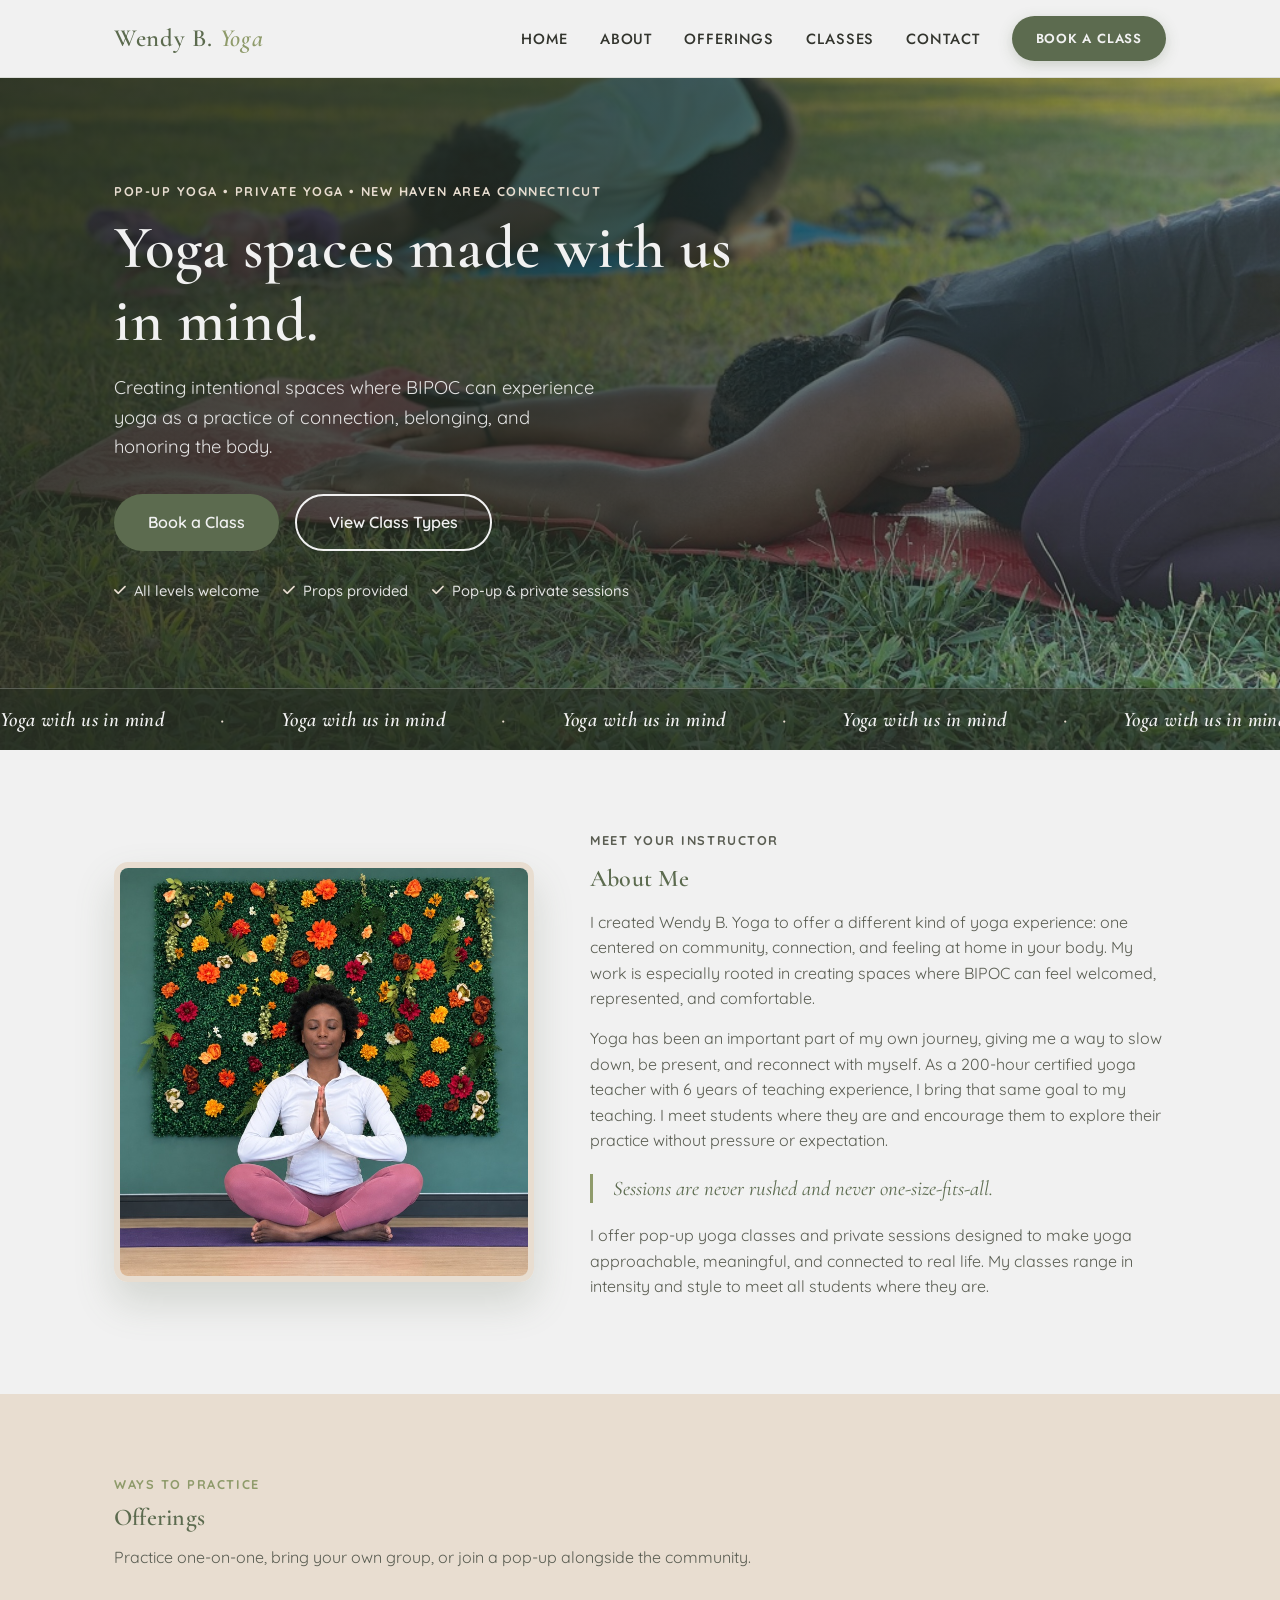
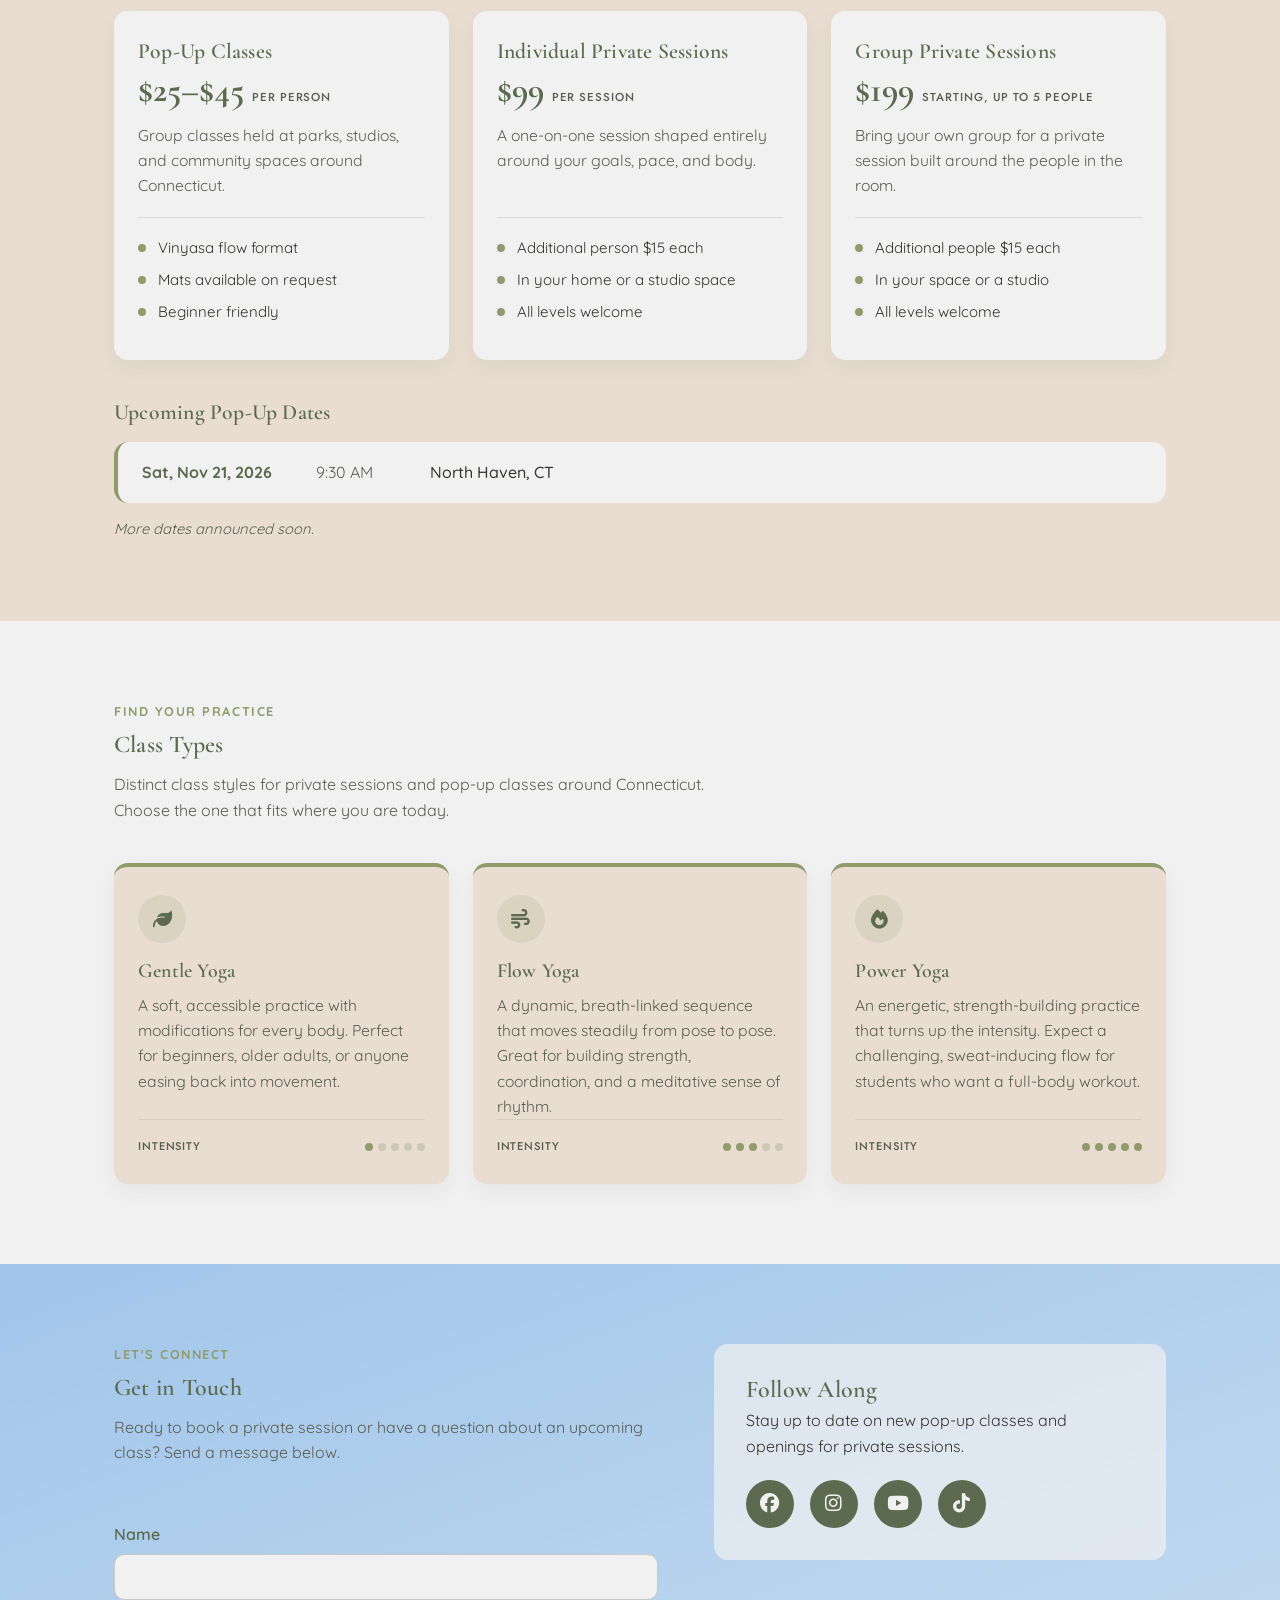
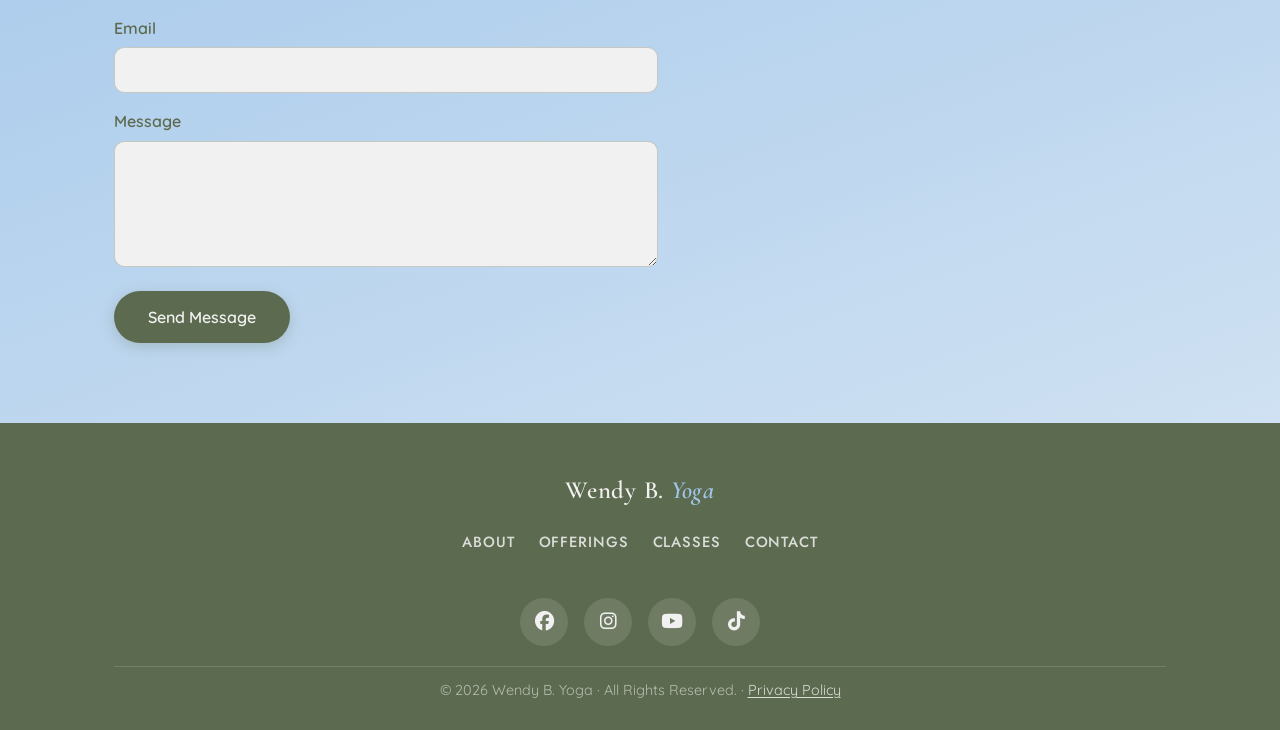
<file: index.html>
<!DOCTYPE html>
<html lang="en">
<head>
  <meta charset="UTF-8">
  <meta name="viewport" content="width=device-width, initial-scale=1.0">

  <!-- ===== SEO: Title & meta description ===== -->
  <title>Wendy B. Yoga | Yoga Spaces Made With Us in Mind &mdash; Connecticut</title>
  <meta name="description" content="Wendy Bien-Aime creates intentional yoga spaces where BIPOC feel welcomed and at home in their bodies. Private sessions and pop-up classes across Connecticut, all levels welcome.">
  <meta name="keywords" content="yoga Connecticut, BIPOC yoga, private yoga sessions, pop-up yoga classes, flow yoga, power yoga, gentle yoga, yoga instructor CT">
  <link rel="canonical" href="https://wendybyogact.com/">

  <!-- ===== Open Graph tags for social sharing previews ===== -->
  <meta property="og:type" content="website">
  <meta property="og:title" content="Wendy B. Yoga | Yoga Spaces Made With Us in Mind">
  <meta property="og:description" content="Intentional yoga spaces centered on community, connection, and belonging. Private sessions and pop-up classes across Connecticut with Wendy Bien-Aime.">
  <meta property="og:image" content="https://wendybyogact.com/images/og-image.jpg">
  <meta property="og:image:width" content="800">
  <meta property="og:image:height" content="420">
  <meta property="og:url" content="https://wendybyogact.com/">

  <!-- ===== Favicon (SVG primary, PNG fallbacks) ===== -->
  <link rel="icon" href="favicon.svg" type="image/svg+xml">
  <link rel="icon" href="favicon-32.png" sizes="32x32" type="image/png">
  <link rel="icon" href="favicon-16.png" sizes="16x16" type="image/png">
  <link rel="apple-touch-icon" href="apple-touch-icon.png">

  <!-- Google Fonts: rounded/soft serif for headings, clean sans-serif for body -->
  <link rel="preconnect" href="https://fonts.googleapis.com">
  <link rel="preconnect" href="https://fonts.gstatic.com" crossorigin>
  <link href="https://fonts.googleapis.com/css2?family=Cormorant+Garamond:ital,wght@0,500;0,600;0,700;1,500;1,600&family=Jost:wght@400;500;600&family=Quicksand:wght@400;500;600;700&display=swap" rel="stylesheet">

  <!-- Font Awesome (for social icons in Contact section) -->
  <link rel="stylesheet" href="https://cdnjs.cloudflare.com/ajax/libs/font-awesome/6.5.2/css/all.min.css" integrity="sha512-SnH5WK+bZxgPHs44uWIX+LLJAJ9/2PkPKZ5QiAj6Ta86w+fsb2TkcmfRyVX3pBnMFcV7oQPJkl9QevSCWr3W6A==" crossorigin="anonymous" referrerpolicy="no-referrer">

  <link rel="stylesheet" href="styles.css">

  <!--
    ============================================================
    STRUCTURED DATA (JSON-LD)
    ------------------------------------------------------------
    Tells Google what this business is, who runs it, where it
    serves, and what it costs. Keep this in sync with the
    Offerings section whenever pricing changes.

    Deliberately omitted: street address and telephone (this is a
    service-area business with no fixed premises) and any review
    or rating data (never publish ratings that aren't real).
    Add "address" and "telephone" here if that changes.
    ============================================================
  -->
  <script type="application/ld+json">
  {
    "@context": "https://schema.org",
    "@type": "LocalBusiness",
    "@id": "https://wendybyogact.com/#business",
    "name": "Wendy B. Yoga",
    "description": "Intentional yoga spaces centered on community, connection, and belonging. Private sessions and pop-up classes across Connecticut.",
    "url": "https://wendybyogact.com/",
    "image": "https://wendybyogact.com/images/wendy-yoga-5.jpg",
    "founder": {
      "@type": "Person",
      "name": "Wendy Bien-Aime",
      "jobTitle": "Yoga Instructor",
      "description": "200-hour certified yoga teacher with 6 years of teaching experience."
    },
    "areaServed": {
      "@type": "State",
      "name": "Connecticut"
    },
    "priceRange": "$25-$199",
    "sameAs": [
      "https://www.instagram.com/wendybyogact",
      "https://www.facebook.com/wendybyogact",
      "https://www.youtube.com/@WendyBYoga",
      "https://www.tiktok.com/@wendybyogact"
    ],
    "hasOfferCatalog": {
      "@type": "OfferCatalog",
      "name": "Yoga Offerings",
      "itemListElement": [
        {
          "@type": "Offer",
          "itemOffered": {
            "@type": "Service",
            "name": "Pop-Up Classes",
            "description": "Group classes held at parks, studios, and community spaces around Connecticut."
          },
          "priceSpecification": {
            "@type": "PriceSpecification",
            "minPrice": 25,
            "maxPrice": 45,
            "priceCurrency": "USD"
          }
        },
        {
          "@type": "Offer",
          "itemOffered": {
            "@type": "Service",
            "name": "Individual Private Sessions",
            "description": "A one-on-one session shaped entirely around your goals, pace, and body."
          },
          "price": 99,
          "priceCurrency": "USD"
        },
        {
          "@type": "Offer",
          "itemOffered": {
            "@type": "Service",
            "name": "Group Private Sessions",
            "description": "A private session for your own group, starting at up to 5 people."
          },
          "price": 199,
          "priceCurrency": "USD"
        }
      ]
    }
  }
  </script>
</head>
<body>

  <!-- ===================== HEADER / NAV ===================== -->
  <header class="site-header">
    <div class="container header-inner">
      <a href="#home" class="wordmark">Wendy B. <span>Yoga</span></a>

      <button class="nav-toggle" id="navToggle" aria-label="Toggle navigation menu" aria-expanded="false" aria-controls="primaryNav">
        <span></span>
        <span></span>
        <span></span>
      </button>

      <nav class="primary-nav" id="primaryNav">
        <ul>
          <li><a href="#home" class="nav-link">Home</a></li>
          <li><a href="#about" class="nav-link">About</a></li>
          <li><a href="#offerings" class="nav-link">Offerings</a></li>
          <li><a href="#classes" class="nav-link">Classes</a></li>
          <li><a href="#contact" class="nav-link">Contact</a></li>
          <li class="nav-cta-item"><a href="https://square.link/u/ssWgws8o" class="btn btn-primary nav-cta" target="_blank" rel="noopener noreferrer">Book a Class</a></li>
        </ul>
      </nav>
    </div>
  </header>

  <main>

    <!-- ===================== HERO / HOME ===================== -->
    <section id="home" class="hero">
      <div class="hero-bg" aria-hidden="true"></div>
      <div class="container hero-inner">
        <div class="hero-text">
          <p class="eyebrow">Pop-Up Yoga &bull; Private Yoga &bull; New Haven Area Connecticut</p>
          <h1>Yoga spaces made with us in mind.</h1>
          <p class="tagline">Creating intentional spaces where BIPOC can experience yoga as a practice of connection, belonging, and honoring the body.</p>
          <div class="hero-actions">
            <a href="https://square.link/u/ssWgws8o" class="btn btn-primary" target="_blank" rel="noopener noreferrer">Book a Class</a>
            <a href="#classes" class="btn btn-outline">View Class Types</a>
          </div>
          <ul class="hero-features">
            <li><i class="fa-solid fa-check"></i> All levels welcome</li>
            <li><i class="fa-solid fa-check"></i> Props provided</li>
            <li><i class="fa-solid fa-check"></i> Pop-up &amp; private sessions</li>
          </ul>
        </div>
      </div>

      <!--
        Scrolling marquee. The phrase repeats 8 times: the track is two
        identical halves and the animation shifts it by exactly -50%, so
        the loop has no visible seam. Only the first copy is read by
        screen readers; the rest are aria-hidden duplicates.
      -->
      <div class="hero-marquee">
        <div class="hero-marquee-track">
          <span class="hero-marquee-item">Yoga with us in mind</span>
          <span class="hero-marquee-item" aria-hidden="true">Yoga with us in mind</span>
          <span class="hero-marquee-item" aria-hidden="true">Yoga with us in mind</span>
          <span class="hero-marquee-item" aria-hidden="true">Yoga with us in mind</span>
          <span class="hero-marquee-item" aria-hidden="true">Yoga with us in mind</span>
          <span class="hero-marquee-item" aria-hidden="true">Yoga with us in mind</span>
          <span class="hero-marquee-item" aria-hidden="true">Yoga with us in mind</span>
          <span class="hero-marquee-item" aria-hidden="true">Yoga with us in mind</span>
        </div>
      </div>
    </section>

    <!-- ===================== ABOUT ===================== -->
    <section id="about" class="about">
      <div class="container about-inner reveal">
        <div class="about-image">
          <img src="images/wendy-yoga-5.jpg" alt="Wendy Bien-Aime seated in a meditative pose in front of a floral wall" width="800" height="800" loading="lazy">
        </div>
        <div class="about-text">
          <p class="eyebrow">Meet Your Instructor</p>
          <h2>About Me</h2>
          <p>I created Wendy B. Yoga to offer a different kind of yoga experience: one centered on community, connection, and feeling at home in your body. My work is especially rooted in creating spaces where BIPOC can feel welcomed, represented, and comfortable.</p>
          <p>Yoga has been an important part of my own journey, giving me a way to slow down, be present, and reconnect with myself. As a 200-hour certified yoga teacher with 6 years of teaching experience, I bring that same goal to my teaching. I meet students where they are and encourage them to explore their practice without pressure or expectation.</p>
          <blockquote class="pull-quote">Sessions are never rushed and never one-size-fits-all.</blockquote>
          <p>I offer pop-up yoga classes and private sessions designed to make yoga approachable, meaningful, and connected to real life. My classes range in intensity and style to meet all students where they are. </p>
        </div>
      </div>
    </section>

    <!-- ===================== OFFERINGS ===================== -->
    <section id="offerings" class="offerings">
      <div class="container">
        <p class="eyebrow">Ways to Practice</p>
        <h2>Offerings</h2>
        <p class="section-intro">Practice one-on-one, bring your own group, or join a pop-up alongside the community.</p>

        <!--
          ============================================================
          HOW TO UPDATE THE OFFERINGS
          ============================================================
          Each offering is one <article class="offering-card"> below.
          For each one, edit:
            1. h3                - the offering name
            2. offering-price    - the number (drop the <span> if the
                                   price is "Varies" or similar)
            3. offering-unit     - "per session", "per person", etc.
            4. offering-desc     - a sentence or two of description
            5. offering-list     - the bullet points; add or delete
                                   <li> lines freely

          To add a 4th offering: copy a whole <article>...</article>
          block. To remove one: delete its entire block. The grid
          re-flows on its own, no CSS changes needed.
          ============================================================
        -->
        <div class="offering-grid reveal">

          <article class="offering-card">
            <h3>Pop-Up Classes</h3>
            <p class="offering-price">$<span>25&ndash;$45</span> <span class="offering-unit">per person</span></p>
            <p class="offering-desc">Group classes held at parks, studios, and community spaces around Connecticut.</p>
            <ul class="offering-list">
              <li>Vinyasa flow format</li>
              <li>Mats available on request</li>
              <li>Beginner friendly</li>
            </ul>
          </article>

          <article class="offering-card">
            <h3>Individual Private Sessions</h3>
            <p class="offering-price">$<span>99</span> <span class="offering-unit">per session</span></p>
            <p class="offering-desc">A one-on-one session shaped entirely around your goals, pace, and body.</p>
            <ul class="offering-list">
              <li>Additional person $15 each</li>
              <li>In your home or a studio space</li>
              <li>All levels welcome</li>
            </ul>
          </article>

          <article class="offering-card">
            <h3>Group Private Sessions</h3>
            <p class="offering-price">$<span>199</span> <span class="offering-unit">starting, up to 5 people</span></p>
            <p class="offering-desc">Bring your own group for a private session built around the people in the room.</p>
            <ul class="offering-list">
              <li>Additional people $15 each</li>
              <li>In your space or a studio</li>
              <li>All levels welcome</li>
            </ul>
          </article>

        </div>

        <!--
          ============================================================
          HOW TO UPDATE THE POP-UP DATES
          ============================================================
          Each date is one <li class="popup-item"> block below.
          To add a date: copy an existing <li>...</li> block, paste it
          in the list, and edit the date, time, and location text.
          To remove a date: delete its entire <li>...</li> block.
          If no dates are scheduled, delete the whole
          <div class="popup-dates"> block and the heading with it.
          ============================================================
        -->
        <div class="popup-dates reveal">
          <h3 class="popup-heading">Upcoming Pop-Up Dates</h3>
          <ul class="popup-list">
            <li class="popup-item">
              <span class="popup-date">Sat, Nov 21, 2026</span>
              <span class="popup-time">9:30 AM</span>
              <span class="popup-location">North Haven, CT</span>
            </li>
          </ul>
          <p class="popup-note">More dates announced soon.</p>
        </div>
      </div>
    </section>

    <!-- ===================== CLASS TYPES ===================== -->
    <section id="classes" class="classes">
      <div class="container">
        <p class="eyebrow">Find Your Practice</p>
        <h2>Class Types</h2>
        <p class="section-intro">Distinct class styles for private sessions and pop-up classes around Connecticut. Choose the one that fits where you are today.</p>

        <!-- Cards run lightest to most intense: Gentle (1) - Flow (3) - Power (5) -->
        <div class="class-grid reveal">
          <article class="class-card">
            <div class="class-icon"><i class="fa-solid fa-leaf"></i></div>
            <h3>Gentle Yoga</h3>
            <p>A soft, accessible practice with modifications for every body. Perfect for beginners, older adults, or anyone easing back into movement.</p>
            <div class="intensity">
              <span class="intensity-label">Intensity</span>
              <span class="intensity-dots" role="img" aria-label="1 out of 5">
                <span class="is-filled"></span>
                <span></span>
                <span></span>
                <span></span>
                <span></span>
              </span>
            </div>
          </article>

          <article class="class-card">
            <div class="class-icon"><i class="fa-solid fa-wind"></i></div>
            <h3>Flow Yoga</h3>
            <p>A dynamic, breath-linked sequence that moves steadily from pose to pose. Great for building strength, coordination, and a meditative sense of rhythm.</p>
            <div class="intensity">
              <span class="intensity-label">Intensity</span>
              <span class="intensity-dots" role="img" aria-label="3 out of 5">
                <span class="is-filled"></span>
                <span class="is-filled"></span>
                <span class="is-filled"></span>
                <span></span>
                <span></span>
              </span>
            </div>
          </article>

          <article class="class-card">
            <div class="class-icon"><i class="fa-solid fa-fire"></i></div>
            <h3>Power Yoga</h3>
            <p>An energetic, strength-building practice that turns up the intensity. Expect a challenging, sweat-inducing flow for students who want a full-body workout.</p>
            <div class="intensity">
              <span class="intensity-label">Intensity</span>
              <span class="intensity-dots" role="img" aria-label="5 out of 5">
                <span class="is-filled"></span>
                <span class="is-filled"></span>
                <span class="is-filled"></span>
                <span class="is-filled"></span>
                <span class="is-filled"></span>
              </span>
            </div>
          </article>
        </div>
      </div>
    </section>

    <!-- ===================== CONTACT ===================== -->
    <section id="contact" class="contact">
      <div class="container contact-inner reveal">
        <div class="contact-form-wrap">
          <p class="eyebrow">Let's Connect</p>
          <h2>Get in Touch</h2>
          <p class="section-intro">Ready to book a private session or have a question about an upcoming class? Send a message below.</p>

          <form id="contactForm" class="contact-form" action="https://formspree.io/f/mqpeepok" method="POST">
            <label for="name">Name</label>
            <input type="text" id="name" name="name" required>

            <label for="email">Email</label>
            <input type="email" id="email" name="email" required>

            <label for="message">Message</label>
            <textarea id="message" name="message" rows="5" required></textarea>

            <button type="submit" class="btn btn-primary">Send Message</button>
          </form>
        </div>

        <div class="contact-social">
          <h2>Follow Along</h2>
          <p>Stay up to date on new pop-up classes and openings for private sessions.</p>
          <div class="social-icons">
            <a href="https://www.facebook.com/wendybyogact" class="social-icon" aria-label="Wendy B. Yoga on Facebook" target="_blank" rel="noopener noreferrer">
              <i class="fa-brands fa-facebook"></i>
            </a>
            <a href="https://www.instagram.com/wendybyogact" class="social-icon" aria-label="Wendy B. Yoga on Instagram" target="_blank" rel="noopener noreferrer">
              <i class="fa-brands fa-instagram"></i>
            </a>
            <a href="https://www.youtube.com/@WendyBYoga" class="social-icon" aria-label="Wendy B. Yoga on YouTube" target="_blank" rel="noopener noreferrer">
              <i class="fa-brands fa-youtube"></i>
            </a>
            <a href="https://www.tiktok.com/@wendybyogact" class="social-icon" aria-label="Wendy B. Yoga on TikTok" target="_blank" rel="noopener noreferrer">
              <i class="fa-brands fa-tiktok"></i>
            </a>
          </div>
        </div>
      </div>
    </section>

  </main>

  <!-- ===================== FOOTER ===================== -->
  <footer class="site-footer">
    <div class="container footer-inner">
      <a href="#home" class="wordmark footer-wordmark">Wendy B. <span>Yoga</span></a>

      <nav class="footer-nav" aria-label="Footer">
        <a href="#about" class="nav-link">About</a>
        <a href="#offerings" class="nav-link">Offerings</a>
        <a href="#classes" class="nav-link">Classes</a>
        <a href="#contact" class="nav-link">Contact</a>
      </nav>

      <div class="social-icons footer-social">
        <a href="https://www.facebook.com/wendybyogact" class="social-icon" aria-label="Wendy B. Yoga on Facebook" target="_blank" rel="noopener noreferrer">
          <i class="fa-brands fa-facebook"></i>
        </a>
        <a href="https://www.instagram.com/wendybyogact" class="social-icon" aria-label="Wendy B. Yoga on Instagram" target="_blank" rel="noopener noreferrer">
          <i class="fa-brands fa-instagram"></i>
        </a>
        <a href="https://www.youtube.com/@WendyBYoga" class="social-icon" aria-label="Wendy B. Yoga on YouTube" target="_blank" rel="noopener noreferrer">
          <i class="fa-brands fa-youtube"></i>
        </a>
        <a href="https://www.tiktok.com/@wendybyogact" class="social-icon" aria-label="Wendy B. Yoga on TikTok" target="_blank" rel="noopener noreferrer">
          <i class="fa-brands fa-tiktok"></i>
        </a>
      </div>

      <p class="footer-copyright">
        &copy; <span id="year"></span> Wendy B. Yoga &middot; All Rights Reserved. &middot; <a href="privacy-policy.html">Privacy Policy</a>
      </p>
    </div>
  </footer>

  <script src="script.js"></script>

  <!--
    ============================================================
    ACCESSIBILITY WIDGET — UserWay (free)
    ============================================================
    Adds a floating accessibility menu (text size, contrast,
    screen-reader helpers, etc.) that works on both mobile and
    desktop automatically — no separate setup needed per device.

    Sign up for a free account at https://userway.org to get a
    unique data-account ID, then replace YOUR_USERWAY_ACCOUNT_ID
    below before launch.
    ============================================================
  -->
  <script>
    (function (d) {
      var s = d.createElement("script");
      s.setAttribute("data-account", "YOUR_USERWAY_ACCOUNT_ID");
      s.setAttribute("data-color", "#5c6b4f");
      s.setAttribute("data-position", "3");
      s.setAttribute("src", "https://cdn.userway.org/widget.js");
      (d.body || d.head).appendChild(s);
    })(document);
  </script>
</body>
</html>
</file>
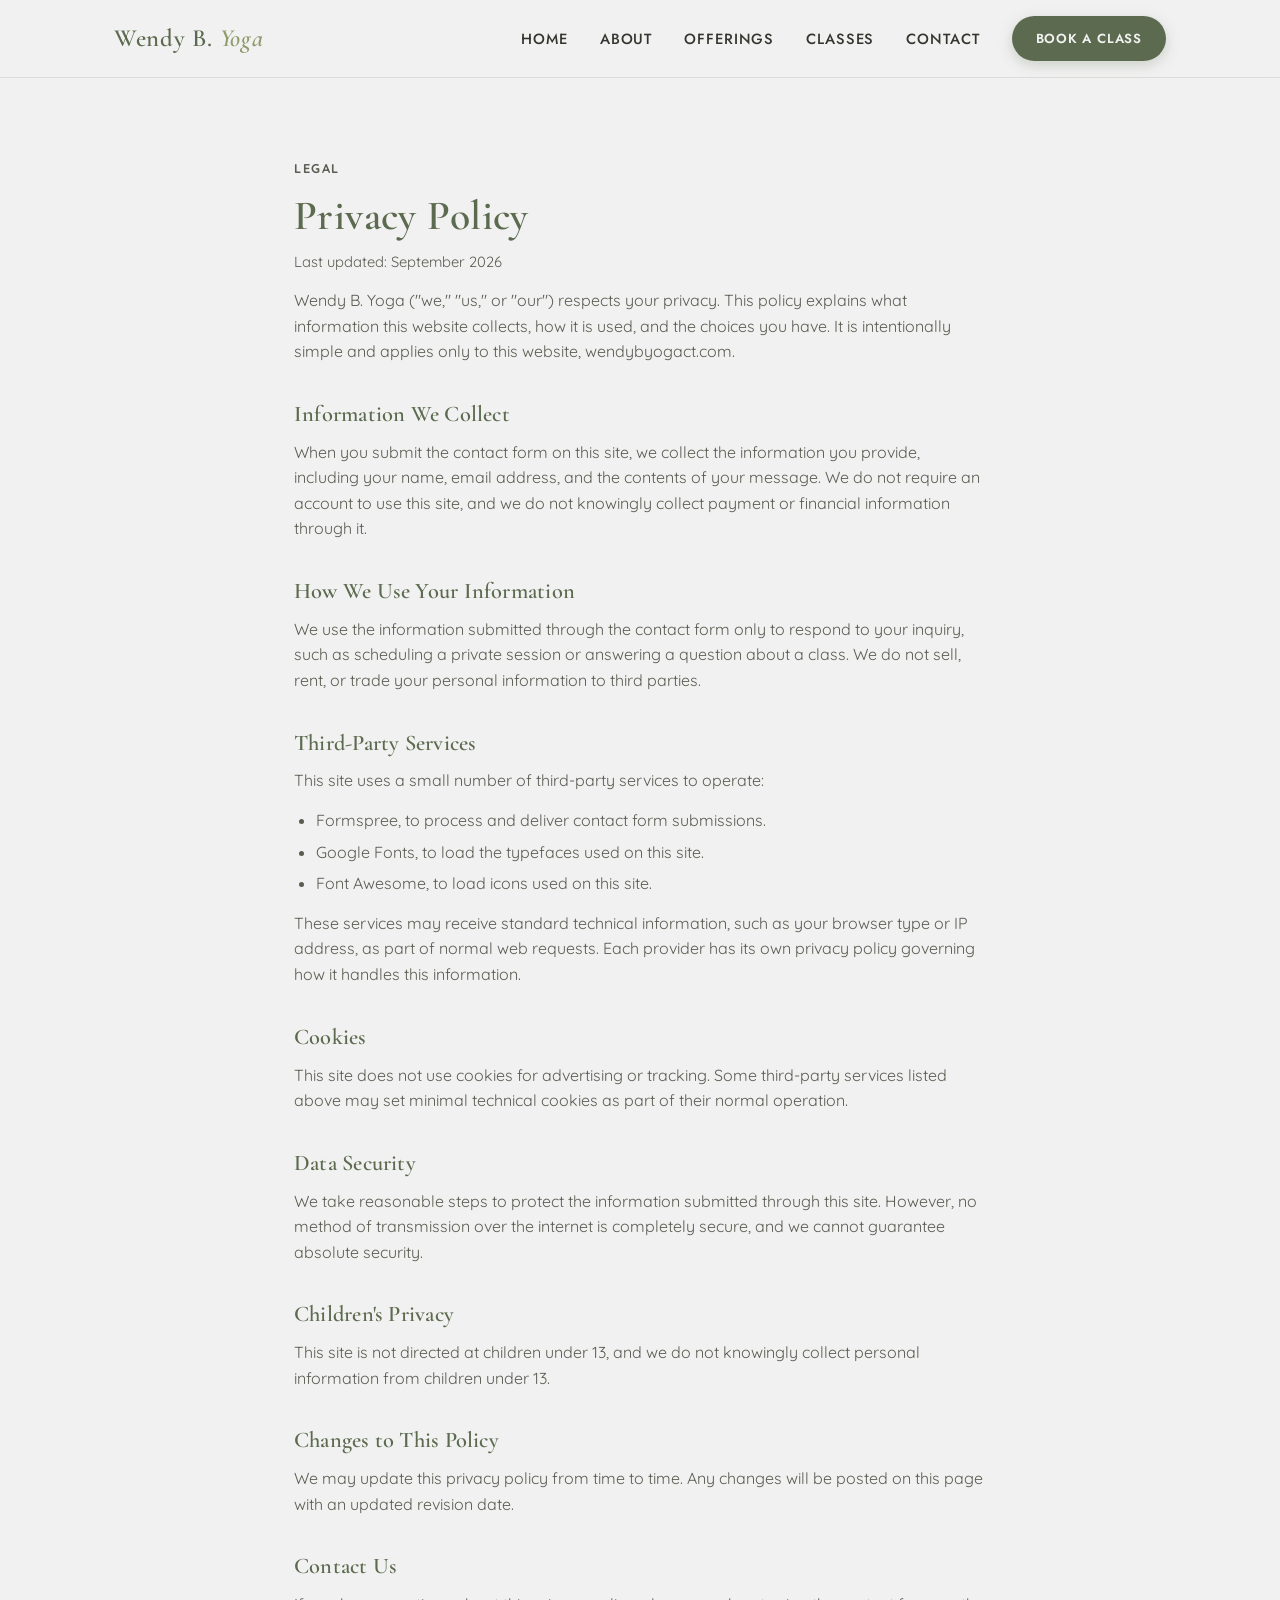
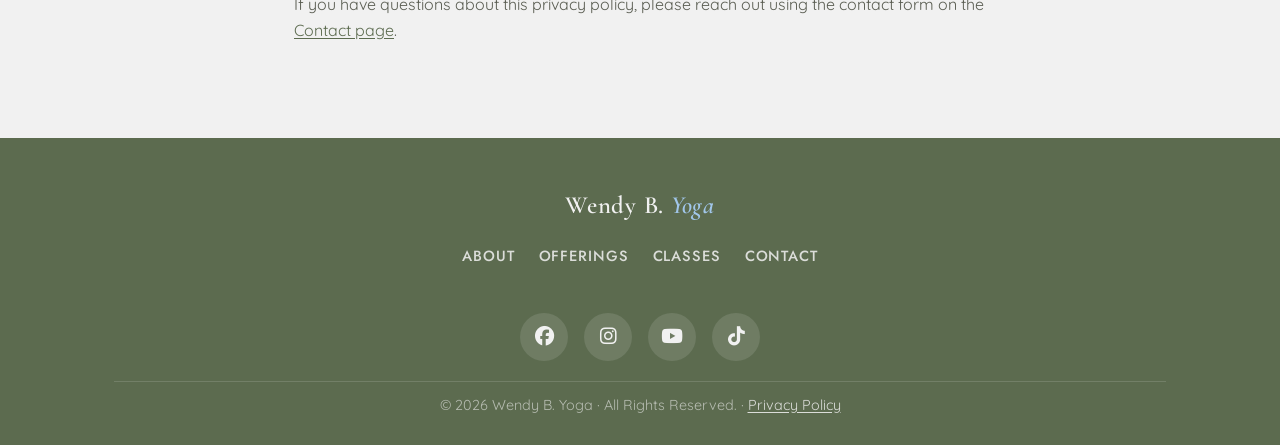
<file: privacy-policy.html>
<!DOCTYPE html>
<html lang="en">
<head>
  <meta charset="UTF-8">
  <meta name="viewport" content="width=device-width, initial-scale=1.0">

  <!-- ===== SEO: Title & meta description ===== -->
  <title>Privacy Policy | Wendy B. Yoga</title>
  <meta name="description" content="Privacy policy for Wendy B. Yoga, covering what information is collected through this site and how it is used.">
  <meta name="robots" content="noindex">
  <link rel="canonical" href="https://wendybyogact.com/privacy-policy.html">

  <!-- ===== Favicon (SVG primary, PNG fallbacks) ===== -->
  <link rel="icon" href="favicon.svg" type="image/svg+xml">
  <link rel="icon" href="favicon-32.png" sizes="32x32" type="image/png">
  <link rel="icon" href="favicon-16.png" sizes="16x16" type="image/png">
  <link rel="apple-touch-icon" href="apple-touch-icon.png">

  <!-- Google Fonts: rounded/soft serif for headings, clean sans-serif for body -->
  <link rel="preconnect" href="https://fonts.googleapis.com">
  <link rel="preconnect" href="https://fonts.gstatic.com" crossorigin>
  <link href="https://fonts.googleapis.com/css2?family=Cormorant+Garamond:ital,wght@0,500;0,600;0,700;1,500;1,600&family=Jost:wght@400;500;600&family=Quicksand:wght@400;500;600;700&display=swap" rel="stylesheet">

  <!-- Font Awesome (for social icons in footer) -->
  <link rel="stylesheet" href="https://cdnjs.cloudflare.com/ajax/libs/font-awesome/6.5.2/css/all.min.css" integrity="sha512-SnH5WK+bZxgPHs44uWIX+LLJAJ9/2PkPKZ5QiAj6Ta86w+fsb2TkcmfRyVX3pBnMFcV7oQPJkl9QevSCWr3W6A==" crossorigin="anonymous" referrerpolicy="no-referrer">

  <link rel="stylesheet" href="styles.css">
</head>
<body>

  <!-- ===================== HEADER / NAV ===================== -->
  <header class="site-header">
    <div class="container header-inner">
      <a href="index.html#home" class="wordmark">Wendy B. <span>Yoga</span></a>

      <button class="nav-toggle" id="navToggle" aria-label="Toggle navigation menu" aria-expanded="false" aria-controls="primaryNav">
        <span></span>
        <span></span>
        <span></span>
      </button>

      <nav class="primary-nav" id="primaryNav">
        <ul>
          <li><a href="index.html#home" class="nav-link">Home</a></li>
          <li><a href="index.html#about" class="nav-link">About</a></li>
          <li><a href="index.html#offerings" class="nav-link">Offerings</a></li>
          <li><a href="index.html#classes" class="nav-link">Classes</a></li>
          <li><a href="index.html#contact" class="nav-link">Contact</a></li>
          <li class="nav-cta-item"><a href="https://square.link/u/ssWgws8o" class="btn btn-primary nav-cta" target="_blank" rel="noopener noreferrer">Book a Class</a></li>
        </ul>
      </nav>
    </div>
  </header>

  <main>
    <!-- ===================== PRIVACY POLICY ===================== -->
    <section class="legal">
      <div class="container legal-content">
        <p class="eyebrow">Legal</p>
        <h1>Privacy Policy</h1>
        <p class="legal-updated">Last updated: September 2026</p>

        <p>Wendy B. Yoga ("we," "us," or "our") respects your privacy. This policy explains what information this website collects, how it is used, and the choices you have. It is intentionally simple and applies only to this website, wendybyogact.com.</p>

        <h2>Information We Collect</h2>
        <p>When you submit the contact form on this site, we collect the information you provide, including your name, email address, and the contents of your message. We do not require an account to use this site, and we do not knowingly collect payment or financial information through it.</p>

        <h2>How We Use Your Information</h2>
        <p>We use the information submitted through the contact form only to respond to your inquiry, such as scheduling a private session or answering a question about a class. We do not sell, rent, or trade your personal information to third parties.</p>

        <h2>Third-Party Services</h2>
        <p>This site uses a small number of third-party services to operate:</p>
        <ul class="legal-list">
          <li>Formspree, to process and deliver contact form submissions.</li>
          <li>Google Fonts, to load the typefaces used on this site.</li>
          <li>Font Awesome, to load icons used on this site.</li>
        </ul>
        <p>These services may receive standard technical information, such as your browser type or IP address, as part of normal web requests. Each provider has its own privacy policy governing how it handles this information.</p>

        <h2>Cookies</h2>
        <p>This site does not use cookies for advertising or tracking. Some third-party services listed above may set minimal technical cookies as part of their normal operation.</p>

        <h2>Data Security</h2>
        <p>We take reasonable steps to protect the information submitted through this site. However, no method of transmission over the internet is completely secure, and we cannot guarantee absolute security.</p>

        <h2>Children's Privacy</h2>
        <p>This site is not directed at children under 13, and we do not knowingly collect personal information from children under 13.</p>

        <h2>Changes to This Policy</h2>
        <p>We may update this privacy policy from time to time. Any changes will be posted on this page with an updated revision date.</p>

        <h2>Contact Us</h2>
        <p>If you have questions about this privacy policy, please reach out using the contact form on the <a href="index.html#contact">Contact page</a>.</p>
      </div>
    </section>
  </main>

  <!-- ===================== FOOTER ===================== -->
  <footer class="site-footer">
    <div class="container footer-inner">
      <a href="index.html#home" class="wordmark footer-wordmark">Wendy B. <span>Yoga</span></a>

      <nav class="footer-nav" aria-label="Footer">
        <a href="index.html#about" class="nav-link">About</a>
        <a href="index.html#offerings" class="nav-link">Offerings</a>
        <a href="index.html#classes" class="nav-link">Classes</a>
        <a href="index.html#contact" class="nav-link">Contact</a>
      </nav>

      <div class="social-icons footer-social">
        <a href="https://www.facebook.com/wendybyogact" class="social-icon" aria-label="Wendy B. Yoga on Facebook" target="_blank" rel="noopener noreferrer">
          <i class="fa-brands fa-facebook"></i>
        </a>
        <a href="https://www.instagram.com/wendybyogact" class="social-icon" aria-label="Wendy B. Yoga on Instagram" target="_blank" rel="noopener noreferrer">
          <i class="fa-brands fa-instagram"></i>
        </a>
        <a href="https://www.youtube.com/@WendyBYoga" class="social-icon" aria-label="Wendy B. Yoga on YouTube" target="_blank" rel="noopener noreferrer">
          <i class="fa-brands fa-youtube"></i>
        </a>
        <a href="https://www.tiktok.com/@wendybyogact" class="social-icon" aria-label="Wendy B. Yoga on TikTok" target="_blank" rel="noopener noreferrer">
          <i class="fa-brands fa-tiktok"></i>
        </a>
      </div>

      <p class="footer-copyright">
        &copy; <span id="year"></span> Wendy B. Yoga &middot; All Rights Reserved. &middot; <a href="privacy-policy.html">Privacy Policy</a>
      </p>
    </div>
  </footer>

  <script src="script.js"></script>

  <!--
    ============================================================
    ACCESSIBILITY WIDGET — UserWay (free)
    ============================================================
    Adds a floating accessibility menu (text size, contrast,
    screen-reader helpers, etc.) that works on both mobile and
    desktop automatically — no separate setup needed per device.

    Sign up for a free account at https://userway.org to get a
    unique data-account ID, then replace YOUR_USERWAY_ACCOUNT_ID
    below before launch.
    ============================================================
  -->
  <script>
    (function (d) {
      var s = d.createElement("script");
      s.setAttribute("data-account", "YOUR_USERWAY_ACCOUNT_ID");
      s.setAttribute("data-color", "#5c6b4f");
      s.setAttribute("data-position", "3");
      s.setAttribute("src", "https://cdn.userway.org/widget.js");
      (d.body || d.head).appendChild(s);
    })(document);
  </script>
</body>
</html>
</file>
<file: styles.css>
/* ============================================================
   Wendy B. Yoga — Stylesheet
   ------------------------------------------------------------
   Color palette:
     --sky-blue      #a1c6ea  (soft blue)
     --sky-blue-pale #cfe1f2  (pale blue, gradient floor — keeps hero/contact
                               tinted instead of fading out to page white)
     --sage          #8f9b6b  (sage green)
     --off-white     #f1f1f1  (off-white / section backgrounds)
     --warm-sand     #e8ddd0  (warm neutral, alternate section bg)
     --deep-sage     #5c6b4f  (deep accent, headings/buttons/contrast text)
   ============================================================ */

:root {
  --sky-blue: #a1c6ea;
  --sky-blue-pale: #cfe1f2;
  --sage: #8f9b6b;
  --off-white: #f1f1f1;
  --warm-sand: #e8ddd0;
  --deep-sage: #5c6b4f;

  --text-main: #33352e;
  --text-soft: #5a5d52;

  --font-heading: 'Cormorant Garamond', Georgia, serif;
  --font-body: 'Quicksand', -apple-system, BlinkMacSystemFont, 'Segoe UI', sans-serif;
  --font-nav: 'Jost', -apple-system, BlinkMacSystemFont, 'Segoe UI', sans-serif;

  --max-width: 1100px;
  --radius: 14px;
}

/* ---------- Reset / base ---------- */
* {
  margin: 0;
  padding: 0;
  box-sizing: border-box;
}

html {
  scroll-behavior: smooth;
}

body {
  font-family: var(--font-body);
  color: var(--text-main);
  background-color: var(--off-white);
  line-height: 1.6;
}

img {
  max-width: 100%;
  display: block;
  border-radius: var(--radius);
}

a {
  color: inherit;
  text-decoration: none;
}

ul {
  list-style: none;
}

h1, h2, h3 {
  font-family: var(--font-heading);
  font-weight: 600;
  color: var(--deep-sage);
  line-height: 1.2;
  letter-spacing: 0.01em;
}

.container {
  max-width: var(--max-width);
  margin: 0 auto;
  padding: 0 24px;
}

section {
  padding: 80px 0;
}

.section-intro {
  max-width: 640px;
  color: var(--text-soft);
  margin-top: 12px;
  margin-bottom: 40px;
}

/* ---------- Eyebrow labels ---------- */
.eyebrow {
  font-family: var(--font-body);
  font-size: 0.8rem;
  font-weight: 700;
  letter-spacing: 0.12em;
  text-transform: uppercase;
  color: var(--sage);
  margin-bottom: 10px;
}

/* ---------- Buttons ---------- */
.btn {
  display: inline-block;
  font-family: var(--font-body);
  font-weight: 600;
  font-size: 1rem;
  padding: 14px 32px;
  border-radius: 999px;
  border: 2px solid transparent;
  cursor: pointer;
  transition: transform 0.15s ease, box-shadow 0.15s ease, background-color 0.15s ease, color 0.15s ease, border-color 0.15s ease;
}

.btn-primary {
  background-color: var(--deep-sage);
  color: var(--off-white);
  box-shadow: 0 4px 14px rgba(92, 107, 79, 0.25);
}

.btn-primary:hover,
.btn-primary:focus-visible {
  background-color: var(--sage);
  transform: translateY(-2px);
  box-shadow: 0 6px 16px rgba(92, 107, 79, 0.3);
}

.btn-outline {
  background-color: transparent;
  border-color: var(--deep-sage);
  color: var(--deep-sage);
}

.btn-outline:hover,
.btn-outline:focus-visible {
  background-color: var(--deep-sage);
  color: var(--off-white);
  transform: translateY(-2px);
}

/* ---------- Header / Nav ---------- */
.site-header {
  position: sticky;
  top: 0;
  z-index: 100;
  background-color: rgba(241, 241, 241, 0.92);
  backdrop-filter: blur(8px);
  border-bottom: 1px solid rgba(92, 107, 79, 0.15);
}

.header-inner {
  display: flex;
  align-items: center;
  justify-content: space-between;
  padding-top: 16px;
  padding-bottom: 16px;
}

.wordmark {
  font-family: var(--font-heading);
  font-size: 1.55rem;
  font-weight: 600;
  color: var(--deep-sage);
  letter-spacing: 0.03em;
}

.wordmark span {
  color: var(--sage);
  font-style: italic;
}

.primary-nav ul {
  display: flex;
  align-items: center;
  gap: 32px;
}

.nav-link {
  font-family: var(--font-nav);
  font-weight: 500;
  font-size: 0.92rem;
  letter-spacing: 0.06em;
  text-transform: uppercase;
  color: var(--text-main);
  position: relative;
  padding-bottom: 4px;
}

/* Nav-scale variant of .btn — the default button padding/size is tuned
   for hero and form use and overwhelms the header bar */
.nav-cta {
  font-family: var(--font-nav);
  font-size: 0.82rem;
  letter-spacing: 0.06em;
  text-transform: uppercase;
  padding: 10px 22px;
  /* An <a> won't center its own text the way a <button> does, and this
     goes full-width in the mobile menu */
  text-align: center;
}

.nav-link::after {
  content: '';
  position: absolute;
  left: 0;
  bottom: 0;
  width: 0;
  height: 2px;
  background-color: var(--sage);
  transition: width 0.2s ease;
}

.nav-link:hover::after,
.nav-link:focus-visible::after {
  width: 100%;
}

.nav-toggle {
  display: none;
  flex-direction: column;
  justify-content: space-between;
  width: 26px;
  height: 20px;
  background: none;
  border: none;
  cursor: pointer;
  padding: 0;
}

.nav-toggle span {
  display: block;
  height: 2px;
  width: 100%;
  background-color: var(--deep-sage);
  border-radius: 2px;
}

/* ---------- Hero ---------- */
.hero {
  position: relative;
  background: linear-gradient(160deg, var(--sky-blue) 0%, var(--sky-blue-pale) 100%);
  padding-top: 90px;
  /* No bottom padding so the marquee strip sits flush on the hero's
     lower edge; .hero-inner carries the spacing instead */
  padding-bottom: 0;
  overflow: hidden;
}

.hero-bg {
  position: absolute;
  inset: 0;
  z-index: 0;
  pointer-events: none;
  background:
    radial-gradient(320px 320px at 88% 12%, rgba(143, 155, 107, 0.22), transparent 70%),
    radial-gradient(260px 260px at 6% 92%, rgba(161, 198, 234, 0.35), transparent 70%);
}

/* min-height keeps the background photo readable — without the portrait
   the row would otherwise collapse to the height of the copy alone */
.hero-inner {
  position: relative;
  z-index: 1;
  display: flex;
  align-items: center;
  gap: 56px;
  min-height: 520px;
  padding-bottom: 72px;
}

/* ---------- Hero marquee ---------- */
.hero-marquee {
  position: relative;
  z-index: 1;
  overflow: hidden;
  padding: 14px 0;
  background-color: rgba(241, 241, 241, 0.45);
  border-top: 1px solid rgba(92, 107, 79, 0.15);
}

.hero-marquee-track {
  display: flex;
  width: max-content;
  animation: marquee-scroll 26s linear infinite;
}

.hero-marquee-item {
  font-family: var(--font-heading);
  font-size: 1.3rem;
  font-style: italic;
  font-weight: 600;
  letter-spacing: 0.02em;
  color: var(--deep-sage);
  white-space: nowrap;
  padding-right: 56px;
}

/* Decorative separator sitting in the gap between repeats */
.hero-marquee-item::after {
  content: '\00B7';
  margin-left: 56px;
  color: var(--sage);
}

/* Lets a visitor stop the motion to read it — WCAG 2.2.2 */
.hero-marquee:hover .hero-marquee-track,
.hero-marquee:focus-within .hero-marquee-track {
  animation-play-state: paused;
}

@keyframes marquee-scroll {
  from { transform: translateX(0); }
  to { transform: translateX(-50%); }
}

/* Capped so the headline doesn't run the full container width now that
   the hero copy is the only thing in the row */
.hero-text {
  flex: 1;
  max-width: 620px;
}

.hero h1 {
  font-size: clamp(2.7rem, 5.5vw, 3.8rem);
  margin-bottom: 16px;
}

.tagline {
  font-size: 1.15rem;
  color: var(--text-soft);
  max-width: 480px;
  margin-bottom: 32px;
}

.hero-actions {
  display: flex;
  flex-wrap: wrap;
  gap: 16px;
  margin-bottom: 28px;
}

.hero-features {
  display: flex;
  flex-wrap: wrap;
  gap: 8px 24px;
}

.hero-features li {
  display: flex;
  align-items: center;
  gap: 8px;
  font-size: 0.92rem;
  font-weight: 500;
  color: var(--text-soft);
}

.hero-features i {
  color: var(--sage);
  font-size: 0.85rem;
}

/* ============================================================
   PHOTO HERO — preview treatment
   ------------------------------------------------------------
   Puts the pop-up class photo behind the hero and flips the hero
   text to light so it stays readable over the image.
   To go back to the blue gradient hero, delete this whole block.
   ============================================================ */
.hero {
  background-image: url('images/wendybyoga-background-grass.jpg');
  background-size: cover;
  background-position: center 35%;
  background-repeat: no-repeat;
}

/* Scrim: heaviest on the left behind the copy, clearing toward the
   right so the photo still reads */
.hero-bg {
  background: linear-gradient(100deg,
    rgba(38, 44, 32, 0.9) 0%,
    rgba(38, 44, 32, 0.78) 42%,
    rgba(38, 44, 32, 0.35) 100%);
}

.hero .eyebrow {
  color: var(--warm-sand);
}

.hero h1 {
  color: var(--off-white);
}

.hero .tagline,
.hero .hero-features li {
  color: rgba(241, 241, 241, 0.92);
}

.hero .hero-features i {
  color: var(--warm-sand);
}

.hero .btn-outline {
  border-color: var(--off-white);
  color: var(--off-white);
}

.hero .btn-outline:hover,
.hero .btn-outline:focus-visible {
  background-color: var(--off-white);
  color: var(--deep-sage);
}

.hero-marquee {
  background-color: rgba(38, 44, 32, 0.6);
  border-top-color: rgba(241, 241, 241, 0.25);
}

.hero-marquee-item {
  color: var(--off-white);
}

.hero-marquee-item::after {
  color: var(--warm-sand);
}

/* Stacked layout needs an even scrim, since the copy is full-width */
@media (max-width: 860px) {
  .hero-bg {
    background: rgba(38, 44, 32, 0.82);
  }
}

/* ---------- About ---------- */
.about {
  background-color: var(--off-white);
}

.about-inner {
  display: flex;
  align-items: center;
  gap: 56px;
}

.about-image {
  flex: 0 0 420px;
}

.about-image img {
  width: 100%;
  height: auto;
  border-radius: var(--radius);
  border: 6px solid var(--warm-sand);
  box-shadow: 0 20px 40px rgba(92, 107, 79, 0.2);
}

.about-text {
  flex: 1;
}

.about-text h2 {
  margin-bottom: 16px;
}

.about-text p {
  margin-bottom: 14px;
  color: var(--text-soft);
}

.pull-quote {
  font-family: var(--font-heading);
  font-style: italic;
  font-size: 1.3rem;
  color: var(--deep-sage);
  border-left: 3px solid var(--sage);
  padding-left: 20px;
  margin: 20px 0;
  line-height: 1.4;
}

/* ---------- Class Types ---------- */
.classes {
  background-color: var(--off-white);
}

.classes h2,
.offerings h2,
.contact h2 {
  margin-bottom: 4px;
}

/* 280px min resolves to exactly three columns at full width, so the row
   is deliberate rather than an artifact of how many cards happen to exist */
.class-grid {
  display: grid;
  grid-template-columns: repeat(auto-fit, minmax(280px, 1fr));
  gap: 24px;
}

.class-card {
  display: flex;
  flex-direction: column;
  background-color: var(--warm-sand);
  border-radius: var(--radius);
  padding: 28px 24px;
  border-top: 4px solid var(--sage);
  box-shadow: 0 8px 20px rgba(51, 53, 46, 0.06);
  transition: transform 0.2s ease, box-shadow 0.2s ease;
}

.class-card:hover {
  transform: translateY(-4px);
  box-shadow: 0 14px 28px rgba(51, 53, 46, 0.1);
}

.class-icon {
  display: flex;
  align-items: center;
  justify-content: center;
  width: 48px;
  height: 48px;
  border-radius: 50%;
  background-color: rgba(143, 155, 107, 0.15);
  color: var(--deep-sage);
  font-size: 1.2rem;
  margin-bottom: 16px;
}

.class-card h3 {
  font-size: 1.25rem;
  margin-bottom: 10px;
}

.class-card p {
  color: var(--text-soft);
  font-size: 0.98rem;
}

/* ---------- Intensity meter ---------- */
.intensity {
  display: flex;
  align-items: center;
  justify-content: space-between;
  gap: 12px;
  margin-top: auto;
  padding-top: 18px;
  border-top: 1px solid rgba(92, 107, 79, 0.12);
}

.intensity-label {
  font-family: var(--font-nav);
  font-size: 0.7rem;
  font-weight: 500;
  letter-spacing: 0.08em;
  text-transform: uppercase;
  color: var(--text-soft);
}

.intensity-dots {
  display: flex;
  gap: 5px;
}

.intensity-dots span {
  width: 8px;
  height: 8px;
  border-radius: 50%;
  background-color: rgba(92, 107, 79, 0.18);
}

.intensity-dots .is-filled {
  background-color: var(--sage);
}

/* ---------- Offerings ---------- */
.offerings {
  background-color: var(--warm-sand);
}

.offering-grid {
  display: grid;
  grid-template-columns: repeat(auto-fit, minmax(280px, 1fr));
  gap: 24px;
}

.offering-card {
  display: flex;
  flex-direction: column;
  background-color: var(--off-white);
  border-radius: var(--radius);
  padding: 28px 24px;
  box-shadow: 0 8px 20px rgba(51, 53, 46, 0.06);
}

.offering-card h3 {
  font-size: 1.35rem;
  margin-bottom: 6px;
}

.offering-price {
  font-family: var(--font-heading);
  font-size: 2.2rem;
  font-weight: 700;
  line-height: 1.1;
  color: var(--deep-sage);
  margin-bottom: 14px;
}

.offering-unit {
  font-family: var(--font-nav);
  font-size: 0.72rem;
  font-weight: 500;
  letter-spacing: 0.08em;
  text-transform: uppercase;
  color: var(--text-soft);
}

.offering-desc {
  color: var(--text-soft);
  font-size: 0.98rem;
  margin-bottom: 18px;
}

.offering-list {
  list-style: none;
  margin-top: auto;
  padding-top: 18px;
  border-top: 1px solid rgba(92, 107, 79, 0.15);
}

.offering-list li {
  position: relative;
  padding-left: 20px;
  margin-bottom: 8px;
  font-size: 0.94rem;
  color: var(--text-main);
}

.offering-list li::before {
  content: '';
  position: absolute;
  left: 0;
  top: 8px;
  width: 8px;
  height: 8px;
  border-radius: 50%;
  background-color: var(--sage);
}

/* ---------- Upcoming pop-up dates ---------- */
.popup-dates {
  margin-top: 40px;
}

.popup-heading {
  font-size: 1.35rem;
  margin-bottom: 16px;
}

.popup-list {
  display: flex;
  flex-direction: column;
  gap: 14px;
  list-style: none;
}

.popup-item {
  display: flex;
  flex-wrap: wrap;
  align-items: center;
  gap: 8px 24px;
  background-color: var(--off-white);
  border-left: 4px solid var(--sage);
  border-radius: var(--radius);
  padding: 18px 24px;
}

.popup-date {
  font-weight: 700;
  color: var(--deep-sage);
  min-width: 150px;
}

.popup-time {
  color: var(--text-soft);
  min-width: 90px;
}

.popup-location {
  color: var(--text-main);
  font-weight: 500;
}

.popup-note {
  margin-top: 14px;
  font-size: 0.92rem;
  font-style: italic;
  color: var(--text-soft);
}

/* ---------- Contact ---------- */
.contact {
  background: linear-gradient(160deg, var(--sky-blue) 0%, var(--sky-blue-pale) 100%);
}

.contact-inner {
  display: flex;
  gap: 56px;
  align-items: flex-start;
}

.contact-form-wrap {
  flex: 1.4;
}

.contact-social {
  flex: 1;
  background-color: rgba(241, 241, 241, 0.7);
  border-radius: var(--radius);
  padding: 32px;
}

.contact-form {
  display: flex;
  flex-direction: column;
  margin-top: 24px;
}

.contact-form label {
  font-weight: 600;
  margin-top: 16px;
  margin-bottom: 6px;
  color: var(--deep-sage);
}

.contact-form input,
.contact-form textarea {
  font-family: var(--font-body);
  font-size: 1rem;
  padding: 12px 14px;
  border: 1px solid rgba(92, 107, 79, 0.3);
  border-radius: 10px;
  background-color: var(--off-white);
  color: var(--text-main);
  resize: vertical;
}

.contact-form input:focus,
.contact-form textarea:focus {
  outline: none;
  border-color: var(--sage);
  box-shadow: 0 0 0 3px rgba(143, 155, 107, 0.25);
}

.contact-form button {
  margin-top: 24px;
  align-self: flex-start;
}

.form-status {
  margin-top: 16px;
  font-weight: 600;
}

.social-icons {
  display: flex;
  gap: 16px;
  margin-top: 20px;
}

.social-icon {
  display: flex;
  align-items: center;
  justify-content: center;
  width: 48px;
  height: 48px;
  border-radius: 50%;
  background-color: var(--deep-sage);
  color: var(--off-white);
  font-size: 1.2rem;
  transition: background-color 0.15s ease, transform 0.15s ease;
}

.social-icon:hover,
.social-icon:focus-visible {
  background-color: var(--sage);
  transform: translateY(-2px);
}

/* ---------- Legal pages ---------- */
.legal {
  background-color: var(--off-white);
}

.legal-content {
  max-width: 740px;
}

.legal-content h1 {
  font-size: clamp(2rem, 4vw, 2.6rem);
  margin-bottom: 8px;
}

.legal-updated {
  color: var(--text-soft);
  font-size: 0.92rem;
  margin-bottom: 32px;
}

.legal-content h2 {
  font-size: 1.4rem;
  margin-top: 36px;
  margin-bottom: 12px;
}

.legal-content p {
  color: var(--text-soft);
  margin-bottom: 14px;
}

.legal-content a {
  color: var(--deep-sage);
  text-decoration: underline;
  text-underline-offset: 2px;
}

.legal-list {
  color: var(--text-soft);
  margin: 0 0 14px 1.4em;
  list-style: disc;
}

.legal-list li {
  margin-bottom: 6px;
}

/* ---------- Footer ---------- */
.site-footer {
  background-color: var(--deep-sage);
  color: var(--off-white);
  text-align: center;
  padding: 48px 0 28px;
  font-size: 0.9rem;
}

.footer-inner {
  display: flex;
  flex-direction: column;
  align-items: center;
  gap: 20px;
}

.footer-wordmark {
  color: var(--off-white);
}

.footer-wordmark span {
  color: var(--sky-blue);
}

.footer-nav {
  display: flex;
  flex-wrap: wrap;
  justify-content: center;
  gap: 24px;
}

.footer-nav .nav-link {
  color: rgba(241, 241, 241, 0.85);
  font-weight: 500;
}

.footer-nav .nav-link::after {
  background-color: var(--sky-blue);
}

.footer-social .social-icon {
  background-color: rgba(241, 241, 241, 0.12);
}

.footer-social .social-icon:hover,
.footer-social .social-icon:focus-visible {
  background-color: var(--sage);
}

.footer-copyright {
  color: rgba(241, 241, 241, 0.6);
  padding-top: 12px;
  border-top: 1px solid rgba(241, 241, 241, 0.15);
  width: 100%;
}

.footer-copyright a {
  color: rgba(241, 241, 241, 0.85);
  text-decoration: underline;
  text-underline-offset: 2px;
}

.footer-copyright a:hover,
.footer-copyright a:focus-visible {
  color: var(--sky-blue);
}

/* ---------- Scroll reveal ---------- */
.reveal {
  opacity: 0;
  transform: translateY(24px);
  transition: opacity 0.6s ease, transform 0.6s ease;
}

.reveal.is-visible {
  opacity: 1;
  transform: translateY(0);
}

@media (prefers-reduced-motion: reduce) {
  .reveal {
    opacity: 1;
    transform: none;
    transition: none;
  }

  /* Collapse the marquee to a single static centered line */
  .hero-marquee-track {
    animation: none;
    width: 100%;
    justify-content: center;
  }

  .hero-marquee-item[aria-hidden="true"] {
    display: none;
  }

  .hero-marquee-item {
    padding-right: 0;
  }

  .hero-marquee-item::after {
    content: none;
  }
}

/* ---------- Responsive ---------- */
@media (max-width: 860px) {
  .hero-inner,
  .about-inner,
  .contact-inner {
    flex-direction: column;
    text-align: left;
  }

  .about-inner {
    text-align: center;
  }

  .about-image {
    flex: 0 0 auto;
    width: 100%;
    max-width: 380px;
  }

  .about-inner .pull-quote {
    text-align: left;
    margin-left: auto;
    margin-right: auto;
    max-width: 480px;
  }
}

/* Nav collapses at 860px rather than 700px — six items including the
   Book a Class button overflow the header bar below ~860px */
@media (max-width: 860px) {
  .nav-toggle {
    display: flex;
  }

  .primary-nav {
    position: absolute;
    top: 100%;
    left: 0;
    width: 100%;
    background-color: var(--off-white);
    border-bottom: 1px solid rgba(92, 107, 79, 0.15);
    max-height: 0;
    overflow: hidden;
    transition: max-height 0.25s ease;
  }

  .primary-nav.open {
    max-height: 400px;
  }

  .primary-nav ul {
    flex-direction: column;
    align-items: stretch;
    gap: 0;
    padding: 8px 24px 20px;
  }

  .primary-nav li {
    border-top: 1px solid rgba(92, 107, 79, 0.1);
  }

  .nav-link {
    display: block;
    padding: 14px 0;
  }

  .nav-cta-item {
    border-top: none;
  }

  .nav-cta {
    display: block;
    width: 100%;
    margin-top: 16px;
  }
}

@media (max-width: 700px) {
  section {
    padding: 56px 0;
  }

  .popup-item {
    flex-direction: column;
    align-items: flex-start;
    gap: 4px;
  }
}

@media (max-width: 480px) {
  .hero h1 {
    font-size: 2.3rem;
  }
}
</file>
